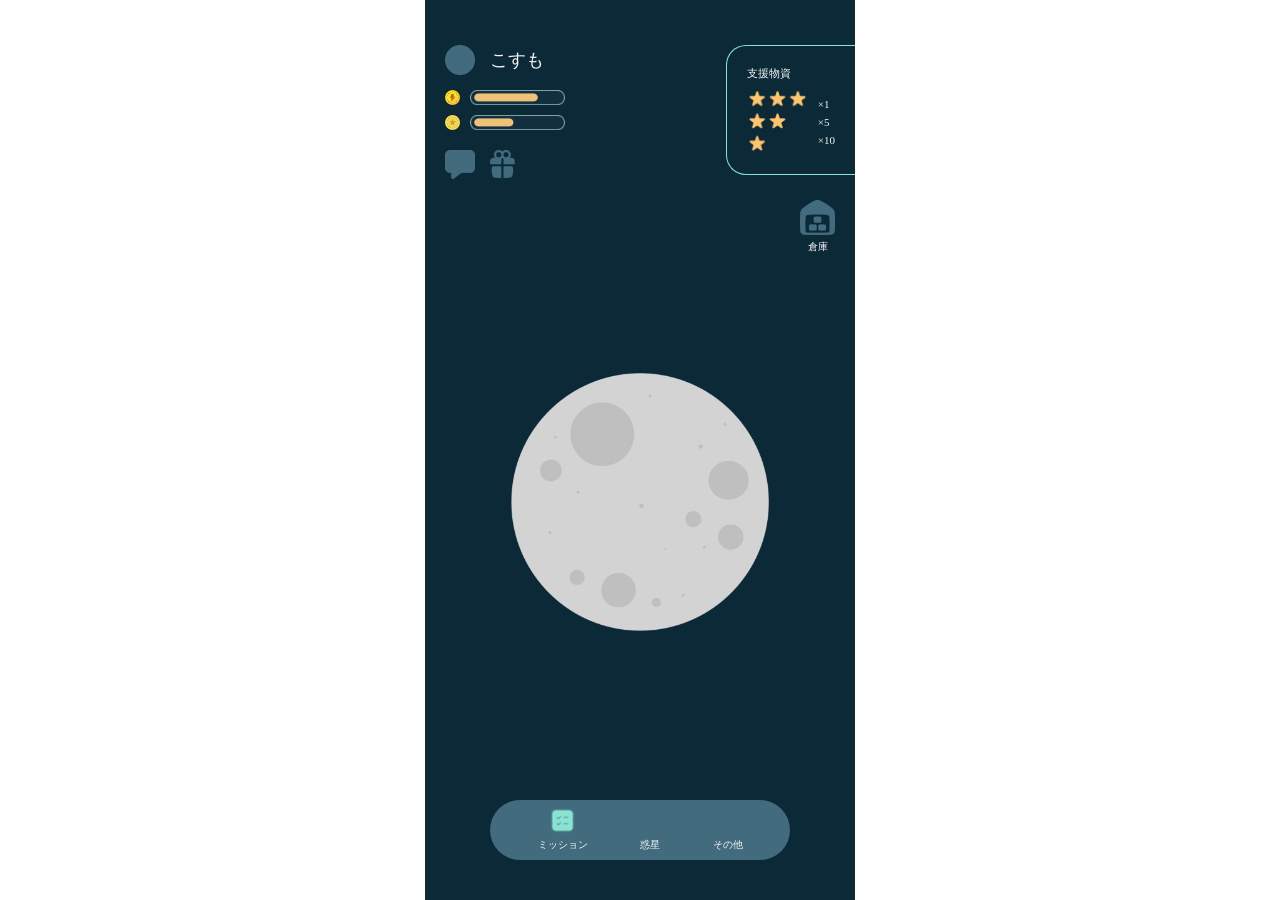
<file: index.html>
<!DOCTYPE html>
<html lang="en">
<head>
    <meta charset="UTF-8">
    <meta name="viewport" content="width=device-width, initial-scale=1.0">
    <link rel="stylesheet" href="css/ress.css">
    <link rel="stylesheet" href="css/index.css">
    <title>こすもログ</title>
</head>
<body>
    <!-- スマホサイズ -->
    <div class="contain">

        <!-- 上情報 -->
        <div class="topInfo">
            <div>
                <!-- 左上プロフィール -->
                <div class="profile">
                    <a href="#">
                        <img src="img/icon.png" alt="" class="icon">
                        <p class="name">こすも</p>
                    </a>
                </div>
                <div class="info">
                    <img src="img/level.png" alt="" class="level">
                    <img src="img/gauge1.png" alt="" class="gauge">
                </div>
                <div class="info">
                    <img src="img/coin.png" alt="" class="level">
                    <img src="img/gauge2.png" alt="" class="gauge">
                </div>
                <div class="iconWrap">
                    <a href="#"><img src="img/comment.png" alt="コメント" class="comment"></a>
                    <a href="#"><img src="img/presentBox.png" alt="通知ボックス" class="present"></a>
                </div>
            </div>

            <!-- 右上支援物資情報 -->
            <div class="support">
                <p class="starTitle">支援物資</p>
                <div class="star">
                    <img src="img/star.png" alt="">
                    <div class="starTxt">
                        <p>&times;1</p>
                        <p>&times;5</p>
                        <p>&times;10</p>
                    </div>
                </div>
            </div>
            <div class="storage">
                <a href="#">
                    <img src="img/storage.png" alt="">
                    <p>倉庫</p>
                </a>
            </div>
        </div>

        <!-- 惑星 -->
        <div class="planetWrap">
            <img src="img/planetStart.png" alt="" class="planet">
        </div>

        <!-- 下バー -->
        <div class="bottomBtns">
            <div class="barTxt">
                <a href="mission.html">
                    <img src="img/mission.png" alt="">
                    <span>ミッション</span>
                </a>
            </div>
            <div class="barTxt">
                <a href="#">
                    <img src="img/planet.png" alt="" class="planetBtn">
                    <span>惑星</span>
                </a>
            </div>
            <div class="barTxt">
                <a href="#">
                    <img src="img/others.png" alt="">
                    <span>その他</span>
                </a>
            </div>
        </div>
    </div>

</body>
</html>
</file>
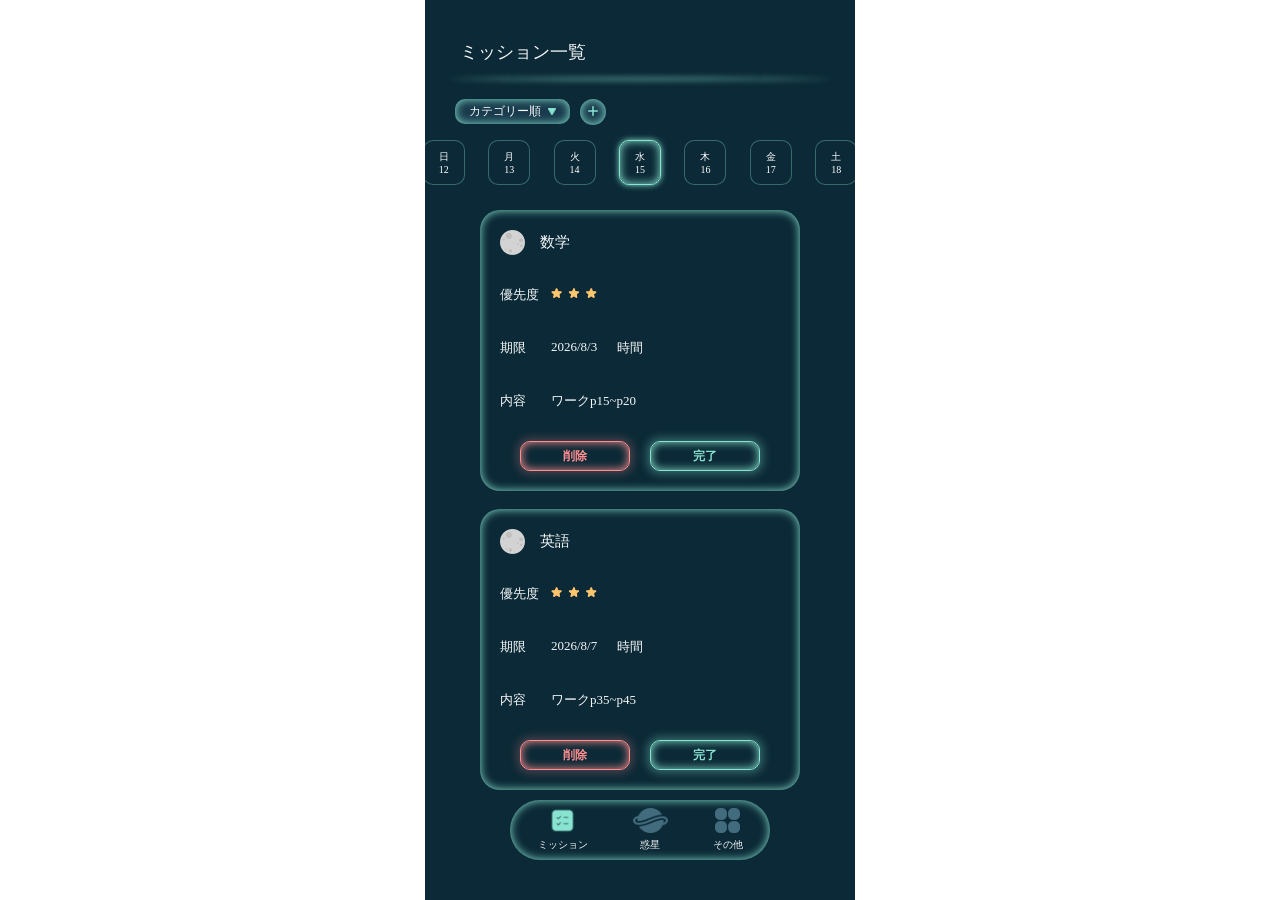
<file: mission.html>
<!DOCTYPE html>
<html lang="ja">
<head>
    <meta charset="UTF-8">
    <meta name="viewport" content="width=device-width, initial-scale=1.0">
    <link rel="stylesheet" href="css/ress.css">
    <link rel="stylesheet" href="css/mission.css">
    <title>ミッション</title>
</head>
<body>

    <!-- スマホサイズ -->
    <div class="contain">
        <p class="pageTitle">ミッション一覧</p>
        <div class="TitleBorder">
            <svg xmlns="http://www.w3.org/2000/svg" width="390" height="10" viewBox="0 0 390 10" fill="none">
                <g filter="url(#filter0_f_606_1312)">
                    <path d="M0 5C6.5 5.06667 13 5.13 19.5 5.19C78 5.73 136.5 6 195 6C253.5 6 312 5.73 370.5 5.19C377 5.13 383.5 5.06667 390 5C383.5 4.93333 377 4.87 370.5 4.81C312 4.27 253.5 4 195 4C136.5 4 78 4.27 19.5 4.81C13 4.87 6.5 4.93333 0 5Z" fill="#88E4D0"/>
                </g>
                <defs>
                <filter id="filter0_f_606_1312" x="-4" y="0" width="398" height="10" filterUnits="userSpaceOnUse" color-interpolation-filters="sRGB">
                    <feFlood flood-opacity="0" result="BackgroundImageFix"/>
                    <feBlend mode="normal" in="SourceGraphic" in2="BackgroundImageFix" result="shape"/>
                    <feGaussianBlur stdDeviation="2" result="effect1_foregroundBlur_606_1312"/>
                </filter>
                </defs>
            </svg>
        </div>

        <!-- 上ボタン -->
        <div class="btnWrap">
            <div class="category">
                <a href="#">
                    <p>カテゴリー順</p>
                    <img src="img/arrow.png" alt="">
                </a>
            </div>
            <div class="plus">
                <a href="#"><img src="img/plus.png" alt="作成"></a>
            </div>
        </div>

        <!-- 日付 -->
        <div class="dataWrap">
            <div class="data">
                <p>日</p>
                <p>12</p>
            </div>
            <div class="data">
                <p>月</p>
                <p>13</p>
            </div>
            <div class="data">
                <p>火</p>
                <p>14</p>
            </div>
            <div class="data dataActive">
                <p>水</p>
                <p>15</p>
            </div>
            <div class="data">
                <p>木</p>
                <p>16</p>
            </div>
            <div class="data">
                <p>金</p>
                <p>17</p>
            </div>
            <div class="data">
                <p>土</p>
                <p>18</p>
            </div>
        </div>

        <div class="content">

            <!-- ミッション一覧 -->
            <div class="secondWrap">
                <div class="missionWrap">
                    <div class="missionDetailWrap">
                        <div class="ttlWrap missionContent">
                            <img src="img/planet1.png" alt="">
                            <p class="ttl">数学</p>
                        </div>
                        <div class="missionDetail">
                            <div class="priority missionContent">
                                <p>優先度</p>
                                <img src="img/star3.png" alt="">
                            </div>
                            <div class="dataDetail">
                                <div class="period missionContent">
                                    <p>期限</p>
                                    <p>2026/8/3</p>
                                </div>
                                <div class="time missionContent">
                                    <p>時間</p>
                                    <!-- <p>???</p> -->
                                </div>
                            </div>
                            <div class="detail missionContent">
                                <p>内容</p>
                                <p>ワークp15~p20</p>
                            </div>
                        </div>
                    </div>
                    <div class="btns">
                        <div class="btn delete">
                            <a href="#">
                                <p>削除</p>
                            </a>
                        </div>
                        <div class="btn complete">
                            <a href="missionComp.html">
                                <p>完了</p>
                            </a>
                        </div>
                    </div>
                </div>
            </div>
            <div class="secondWrap">
                <div class="missionWrap">
                    <div class="missionDetailWrap">
                        <div class="ttlWrap missionContent">
                            <img src="img/planet1.png" alt="">
                            <p class="ttl">英語</p>
                        </div>
                        <div class="missionDetail">
                            <div class="priority missionContent">
                                <p>優先度</p>
                                <img src="img/star3.png" alt="">
                            </div>
                            <div class="dataDetail">
                                <div class="period missionContent">
                                    <p>期限</p>
                                    <p>2026/8/7</p>
                                </div>
                                <div class="time missionContent">
                                    <p>時間</p>
                                    <!-- <p>???</p> -->
                                </div>
                            </div>
                            <div class="detail missionContent">
                                <p>内容</p>
                                <p>ワークp35~p45</p>
                            </div>
                        </div>
                    </div>
                    <div class="btns">
                        <div class="btn delete">
                            <a href="#">
                                <p>削除</p>
                            </a>
                        </div>
                        <div class="btn complete">
                            <a href="missionComp.html">
                                <p>完了</p>
                            </a>
                        </div>
                    </div>
                </div>
            </div>
        </div>

        <!-- 下バー -->
        <div class="bottomBtns">
            <div class="barTxt">
                <a href="#">
                    <img src="img/mission.png" alt="">
                    <span>ミッション</span>
                </a>
            </div>
            <div class="barTxt">
                <a href="index.html">
                    <img src="img/planet.png" alt="" class="planetBtn">
                    <span>惑星</span>
                </a>
            </div>
            <div class="barTxt">
                <a href="#">
                    <img src="img/others.png" alt="">
                    <span>その他</span>
                </a>
            </div>
        </div>

    </div>

</body>
</html>
</file>
<file: css/ress.css>
/* resset.dev • v5.0.2 */

/* # =================================================================
   # Global selectors
   # ================================================================= */

html {
  box-sizing: border-box;
  -webkit-text-size-adjust: 100%; /* Prevent adjustments of font size after orientation changes in iOS */
  word-break: normal;
  -moz-tab-size: 4;
  tab-size: 4;
}

*,
::before,
::after {
  background-repeat: no-repeat; /* Set `background-repeat: no-repeat` to all elements and pseudo elements */
  box-sizing: inherit;
}

::before,
::after {
  text-decoration: inherit; /* Inherit text-decoration and vertical align to ::before and ::after pseudo elements */
  vertical-align: inherit;
}

* {
  padding: 0; /* Reset `padding` and `margin` of all elements */
  margin: 0;
}

/* # =================================================================
   # General elements
   # ================================================================= */

hr {
  overflow: visible; /* Show the overflow in Edge and IE */
  height: 0; /* Add the correct box sizing in Firefox */
  color: inherit; /* Correct border color in Firefox. */
}

details,
main {
  display: block; /* Render the `main` element consistently in IE. */
}

summary {
  display: list-item; /* Add the correct display in all browsers */
}

small {
  font-size: 80%; /* Set font-size to 80% in `small` elements */
}

[hidden] {
  display: none; /* Add the correct display in IE */
}

abbr[title] {
  border-bottom: none; /* Remove the bottom border in Chrome 57 */
  /* Add the correct text decoration in Chrome, Edge, IE, Opera, and Safari */
  text-decoration: underline;
  text-decoration: underline dotted;
}

a {
  background-color: transparent; /* Remove the gray background on active links in IE 10 */
}

a:active,
a:hover {
  outline-width: 0; /* Remove the outline when hovering in all browsers */
}

code,
kbd,
pre,
samp {
  font-family: monospace, monospace; /* Specify the font family of code elements */
}

pre {
  font-size: 1em; /* Correct the odd `em` font sizing in all browsers */
}

b,
strong {
  font-weight: bolder; /* Add the correct font weight in Chrome, Edge, and Safari */
}

/* https://gist.github.com/unruthless/413930 */
sub,
sup {
  font-size: 75%;
  line-height: 0;
  position: relative;
  vertical-align: baseline;
}

sub {
  bottom: -0.25em;
}

sup {
  top: -0.5em;
}

table {
  border-color: inherit; /* Correct border color in all Chrome, Edge, and Safari. */
  text-indent: 0; /* Remove text indentation in Chrome, Edge, and Safari */
}

iframe {
  border-style: none;
}

/* # =================================================================
   # Forms
   # ================================================================= */

input {
  border-radius: 0;
}

[type='number']::-webkit-inner-spin-button,
[type='number']::-webkit-outer-spin-button {
  height: auto; /* Correct the cursor style of increment and decrement buttons in Chrome */
}

[type='search'] {
  -webkit-appearance: textfield; /* Correct the odd appearance in Chrome and Safari */
  outline-offset: -2px; /* Correct the outline style in Safari */
}

[type='search']::-webkit-search-decoration {
  -webkit-appearance: none; /* Remove the inner padding in Chrome and Safari on macOS */
}

textarea {
  overflow: auto; /* Internet Explorer 11+ */
  resize: vertical; /* Specify textarea resizability */
}

button,
input,
optgroup,
select,
textarea {
  font: inherit; /* Specify font inheritance of form elements */
}

optgroup {
  font-weight: bold; /* Restore the font weight unset by the previous rule */
}

button {
  overflow: visible; /* Address `overflow` set to `hidden` in IE 8/9/10/11 */
}

button,
select {
  text-transform: none; /* Firefox 40+, Internet Explorer 11- */
}

/* Apply cursor pointer to button elements */
button,
[type='button'],
[type='reset'],
[type='submit'],
[role='button'] {
  cursor: pointer;
}

/* Remove inner padding and border in Firefox 4+ */
button::-moz-focus-inner,
[type='button']::-moz-focus-inner,
[type='reset']::-moz-focus-inner,
[type='submit']::-moz-focus-inner {
  border-style: none;
  padding: 0;
}

/* Replace focus style removed in the border reset above */
button:-moz-focusring,
[type='button']::-moz-focus-inner,
[type='reset']::-moz-focus-inner,
[type='submit']::-moz-focus-inner {
  outline: 1px dotted ButtonText;
}

button,
html [type='button'], /* Prevent a WebKit bug where (2) destroys native `audio` and `video`controls in Android 4 */
[type='reset'],
[type='submit'] {
  -webkit-appearance: button; /* Correct the inability to style clickable types in iOS */
}

/* Remove the default button styling in all browsers */
button,
input,
select,
textarea {
  background-color: transparent;
  border-style: none;
}

a:focus,
button:focus,
input:focus,
select:focus,
textarea:focus {
  outline-width: 0;
}

/* Style select like a standard input */
select {
  -moz-appearance: none; /* Firefox 36+ */
  -webkit-appearance: none; /* Chrome 41+ */
}

select::-ms-expand {
  display: none; /* Internet Explorer 11+ */
}

select::-ms-value {
  color: currentColor; /* Internet Explorer 11+ */
}

legend {
  border: 0; /* Correct `color` not being inherited in IE 8/9/10/11 */
  color: inherit; /* Correct the color inheritance from `fieldset` elements in IE */
  display: table; /* Correct the text wrapping in Edge and IE */
  max-width: 100%; /* Correct the text wrapping in Edge and IE */
  white-space: normal; /* Correct the text wrapping in Edge and IE */
  max-width: 100%; /* Correct the text wrapping in Edge 18- and IE */
}

::-webkit-file-upload-button {
  /* Correct the inability to style clickable types in iOS and Safari */
  -webkit-appearance: button;
  color: inherit;
  font: inherit; /* Change font properties to `inherit` in Chrome and Safari */
}

/* Replace pointer cursor in disabled elements */
[disabled] {
  cursor: default;
}

/* # =================================================================
   # Specify media element style
   # ================================================================= */

img {
  border-style: none; /* Remove border when inside `a` element in IE 8/9/10 */
}

/* Add the correct vertical alignment in Chrome, Firefox, and Opera */
progress {
  vertical-align: baseline;
}

/* # =================================================================
   # Accessibility
   # ================================================================= */

/* Specify the progress cursor of updating elements */
[aria-busy='true'] {
  cursor: progress;
}

/* Specify the pointer cursor of trigger elements */
[aria-controls] {
  cursor: pointer;
}

/* Specify the unstyled cursor of disabled, not-editable, or otherwise inoperable elements */
[aria-disabled='true'] {
  cursor: default;
}
</file>
<file: css/index.css>
:root{
    --bg: #0B2936;
    --bg-btn: #426C7E;
    --main-Txt: #F5F7F8;
    --border: #88E4D0;
}
html{
    font-size: 62.5%;
}
a{
    text-decoration: none;
}
li{
    list-style: none;
}

.contain{
    width: 100%;
    max-width: 430px;  
    min-width: 380px;
    min-height: 100vh;
    margin: 0 auto;
    padding: 20px 0;
    background: var(--bg);
    overflow: hidden;
    position: relative;
}

.topInfo{
    display: flex;
    padding: 25px 0 20px 20px;
}

.profile{
    padding-bottom: 15px;
    a{
        display: flex;
        align-items: center;
        gap: 15px;
        .icon{
            width: 30px;
        }
        .name{
            color: var(--main-Txt);
            font-size: 1.8rem;
        }
    }
}
.info{
    display: flex;
    gap: 10px;
    padding-bottom: 10px;
    .level{
        width: 15px;
    }
    .gauge{
        width: 95px;
    }
}
.iconWrap{
    display: flex;
    gap: 15px;
    padding-top: 10px;
    .comment{
        width: 30px;
    }
    .present{
        width: 25px;
    }
}

.support{
    position: absolute;
    right: 0;
    padding: 20px;
    color: var(--main-Txt);
    font-size: 1.1rem;
    border: 1px solid var(--border);
    border-right: none;
    border-radius: 20px 0 0 20px;
    .starTitle{
        padding-bottom: 8px;
    }
    .star{
        display: flex;
        align-items: center;
        gap: 10px;
        img{
            height: 65px;
        }
        .starTxt{
            p{
                padding: 3px 0;
            }
        }
    }
}
.storage{
    position: absolute;
    top: 200px;
    right: 20px;
    a{
        display: flex;
        align-items: center;
        flex-direction: column;
        img{
            width: 35px;
            padding-bottom: 5px;
        }
        p{
            color: var(--main-Txt);
            font-size: 1rem;
        }
    }
}

.planetWrap{
    display: flex;
    justify-content: center;
    padding-top: 40%;
    .planet{
        width: 60%;
    }
}

/* 下バー */
.bottomBtns{
    margin: 0 auto;
    display: flex;
    justify-content: center;
    align-items: center;
    gap: 45px;
    position: fixed;
    bottom: 40px;
    left: 50%;
    transform: translateX(-50%);
    max-width: 300px;
    min-width: 260px;
    width: 60%;
    height: 60px;
    border-radius: 35px;
    background: var(--bg-btn);
    .barTxt{
        a{
            display: flex;
            align-items: center;
            flex-direction: column;
            gap: 5px;
            width: 100%;
            height: 100%;
            color: var(--main-Txt);
        }
    }
    img{
        width: 25px;
        height: 25px;
    }
    .planetBtn{
        width: 35px;
    }
}
</file>
<file: css/mission.css>
:root{
    --bg: #0B2936;
    --bg-btn: #426C7E;
    --main-Txt: #F5F7F8;
    --border: #88E4D0;
    --borderTrans: rgba(136, 228, 208, 0.35);
    --card: #193B4D;
    --delete: #FF8E8E;
    --deleteTrans: rgba(255, 142, 142, 0.25);
}
html{
    font-size: 62.5%;
}
a{
    text-decoration: none;
}
li{
    list-style: none;
}

.contain{
    width: 100%;
    max-width: 430px;
    min-width: 380px;
    /* min-height: 100vh; */
    height: 100vh;
    margin: 0 auto;
    padding: 20px 0;
    background: var(--bg);
    overflow: hidden;
    position: relative;
    display: flex;
    flex-direction: column;
}

.pageTitle{
    font-size: 1.8rem;
    color: var(--main-Txt);
    padding: 20px 0 10px 35px;
}
.TitleBorder{
    display: flex;
    justify-content: center;
    /* border-bottom: 1px solid var(--border); */
    stroke-width: 2px;
    stroke: var(--, #88E4D0);
    filter: blur(2px);
}

.btnWrap{
    padding: 15px 30px 0;
    display: flex;
    gap: 10px;
}
.category{
    a{
        width: 115px;
        height: 25px;
        background: var(--card);
        box-shadow: 0 0 10px 0 var(--border) inset;
        border-radius: 10px;
        display: flex;
        align-items: center;
        justify-content: center;
        gap: 7px;
    }
    p{
        font-size: 1.2rem;
        color: var(--main-Txt);
    }
    img{
        width: 8px;
    }
}
.plus{
    background: var(--card);
    box-shadow: 0 0 10px 0 var(--border) inset;
    width: 26px;
    height: 26px;
    border-radius: 15px;
    display: flex;
    justify-content: center;
    align-items: center;
    img{
        width: 10px;
    }
}

/* 日付 */
.dataWrap{
    padding: 0 20px;
    width: 100%;
    height: 75px;
    display: flex;
    justify-content: center;
    align-items: center;
    gap: 6%;
    overflow-x: scroll;
    scrollbar-width: none;
    -ms-overflow-style: none;
    flex-shrink: 0;
}
.data{
    width: 45px;
    height: 45px;
    padding: 0 15px;
    display: flex;
    flex-direction: column;
    align-items: center;
    justify-content: center;
    background: var(--bg);
    border-radius: 10px;
    text-align: center;
    color: #fff;
    border: 1px solid var(--borderTrans);
}
.dataActive{
    border: 1px solid var(--border);
    box-shadow: 0 0 10px 0 var(--border) inset , 0 0 6px 0 var(--border);
}

.content{
    padding: 10px 30px;
    display: flex;
    flex-direction: column;
    gap: clamp(10px, 2vh, 20px);
    flex: 1;
    margin-bottom: 0;
    align-items: center;
    /* gap: 20px; */
    /* height: calc(100vh - 230px); */
    box-sizing: border-box;
    height: calc(100vh - 290px); 
    /* padding-bottom: 100px; */
}

/* ミッション一覧 */
.secondWrap{
    display: flex;
    justify-content: center;
    /* flex-shrink: 0; */
    width: 100%;
    flex: 1; 
    min-height: 0;
    /* margin-bottom: 20px; */
    /* gap: 20px; */
    /* padding-bottom: 5%; */
}
.missionWrap{
    padding: 20px;
    width: 320px;
    /* height: 225px; */
    /* min-height: 210px; */
    height: 100%;
    background: var(--bg);
    /* border: 1px solid var(--border); */
    box-shadow: 0 0 10px 0 var(--border) inset;
    border-radius: 20px;
    display: flex;
    flex-direction: column;
    justify-content: space-between;
    /* justify-content: flex-start; */
    box-sizing: border-box;
    /* gap: 20%; */
    .missionDetailWrap{
        display: flex;
        flex-direction: column;
        gap: clamp(8px, 1.5vh, 24px);
        flex: 1;
        gap: 15px;
        /* gap: 15px; */
        /* gap: 30%; */
        /* height: 20%; */
    }
    .missionContent{
        color: var(--main-Txt);
        display: flex;
        font-size: 1.3rem;
        gap: 25px;
        /* padding-bottom: 10px; */
    }
    .ttlWrap{
        display: flex;
        align-items: center;
        gap: 15px;
        padding-bottom: 5px;
        img{
            width: 25px;
        }
        .ttl{
            font-size: 1.5rem;
        }
    }
    .missionDetail{
        display: flex;
        flex-direction: column;
        gap: clamp(4px, 1.5vh, 20px);
        justify-content: space-around;
        flex: 1;
        min-height: 80px;
        padding-bottom: 20px;
        /* justify-content: flex-start; */
        /* gap: 30%; */
        /* gap: 12px; */
    }
    .priority{
        gap: 10px;
        img{
            height: 15px;
        }
    }
    .dataDetail{
        display: flex;
        gap: 20px;
    }
    .btns{
        display: flex;
        justify-content: center;
        gap: 20px;
        /* margin-top: 20px; 
        padding-top: 15px; */
    }
    .delete{
        a{
            border-radius: 10px;
            border: 1px solid var(--delete);
            background: var(--, #0B2936);
            box-shadow: 0 0 10px 0 var(--delete) inset , 0 0 10px 3px var(--deleteTrans);
            color: var(--delete);
            font-weight: bold;
        }
    }
    .btn{
        a{
            width: 110px;
            height: 30px;
            background: var(--bg);
            border-radius: 10px;
            display: flex;
            justify-content: center;
            align-items: center;
            font-size: 1.2rem;
        }
    }
    .complete{
        a{
            border: 1px solid var(--border);
            color: var(--border);
            font-weight: bold;
            box-shadow: 0 0 10px 0 var(--border) inset , 0 0 10px 3px var(--borderTrans);
        }
    }
}

/* 下バー */
.bottomBtns{
    /* margin: 0 auto 50px auto; */
    margin: 0 auto clamp(20px, 4.5vh, 15px) auto;
    display: flex;
    justify-content: center;
    align-items: center;
    gap: 45px;
    /* position: fixed;
    bottom: 40px;
    left: 50%; */
    /* transform: translateX(-50%); */
    position: relative;
    /* margin-bottom: 50px; */
    /* bottom: 30px;
    left: 50%;
    transform: translateX(-50%); */
    flex-shrink: 0;
    max-width: 300px;
    min-width: 260px;
    width: 60%;
    height: 60px;
    border-radius: 35px;
    background: var(--bg);
    box-shadow: 0 0 10px 0 var(--border) inset;
    .barTxt{
        a{
            display: flex;
            align-items: center;
            flex-direction: column;
            gap: 5px;
            width: 100%;
            height: 100%;
            color: var(--main-Txt);
        }
    }
    img{
        width: 25px;
        height: 25px;
    }
    .planetBtn{
        width: 35px;
    }
}
</file>
